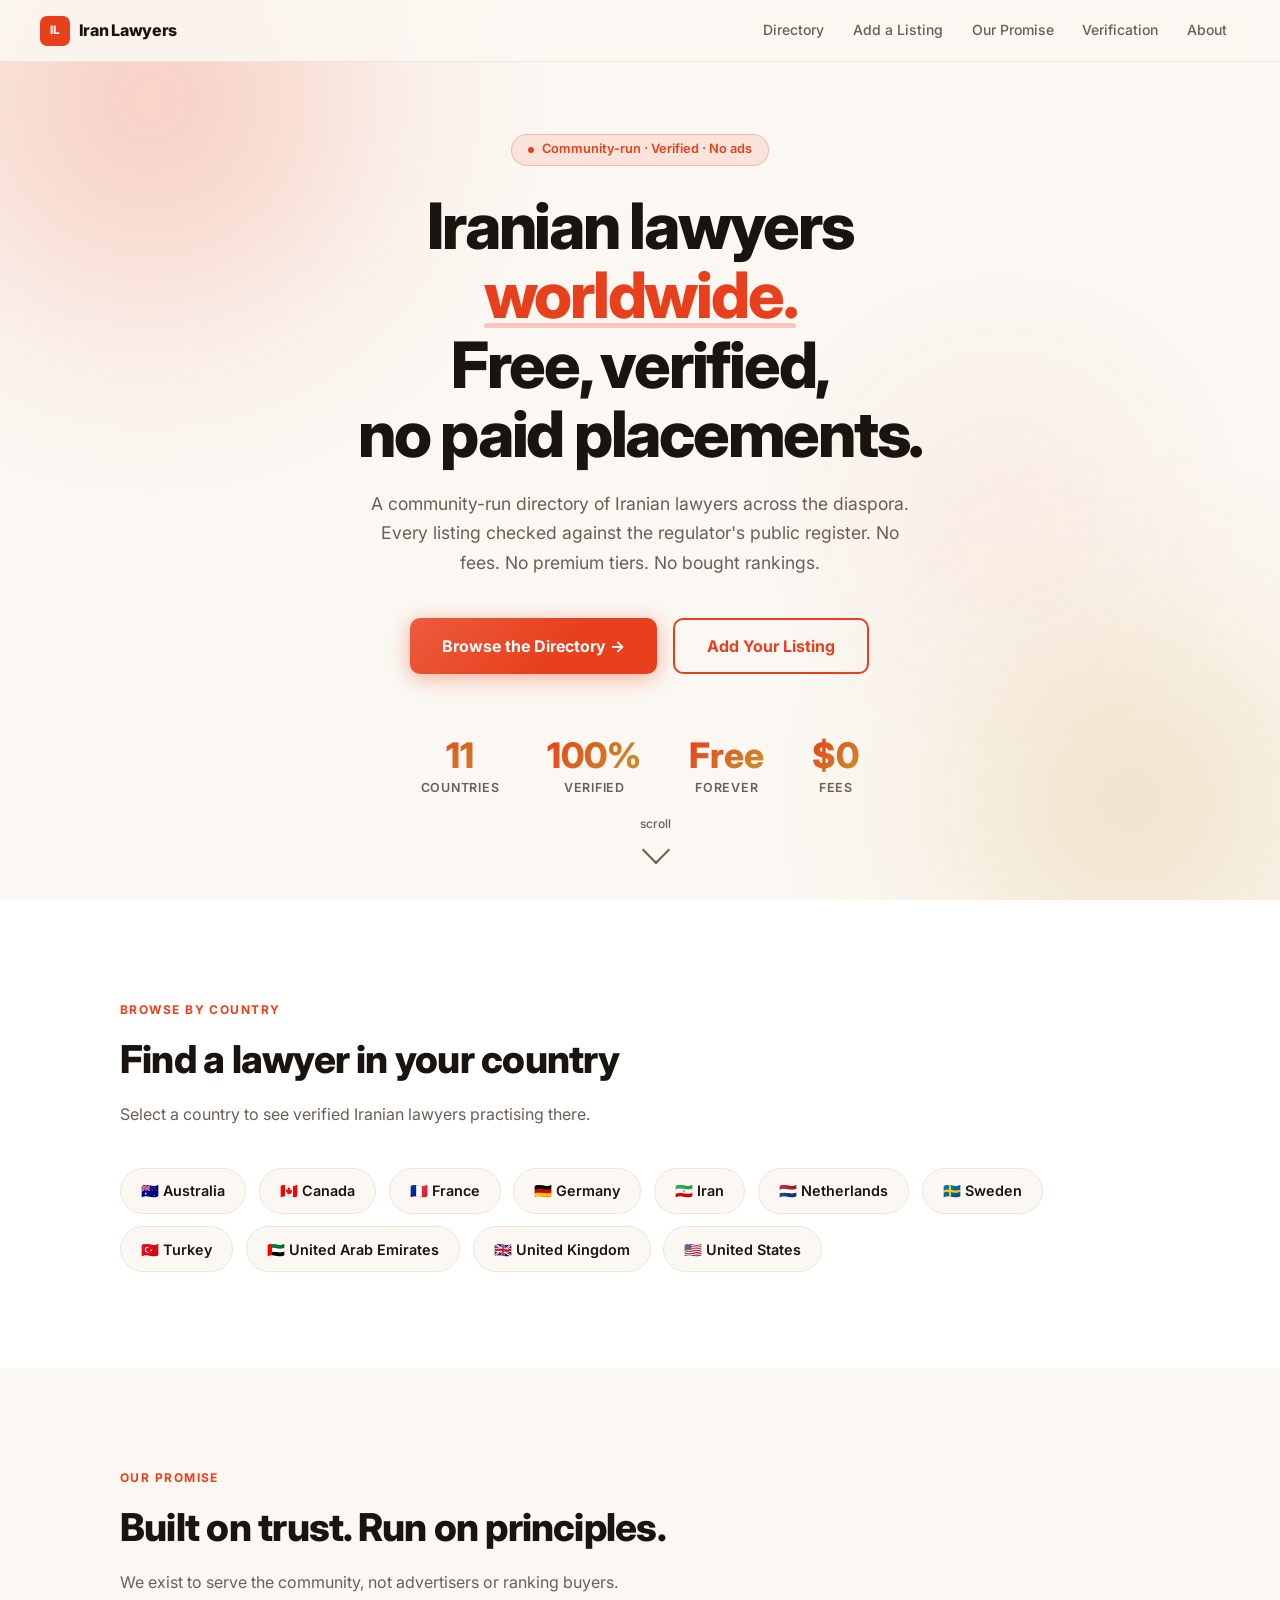
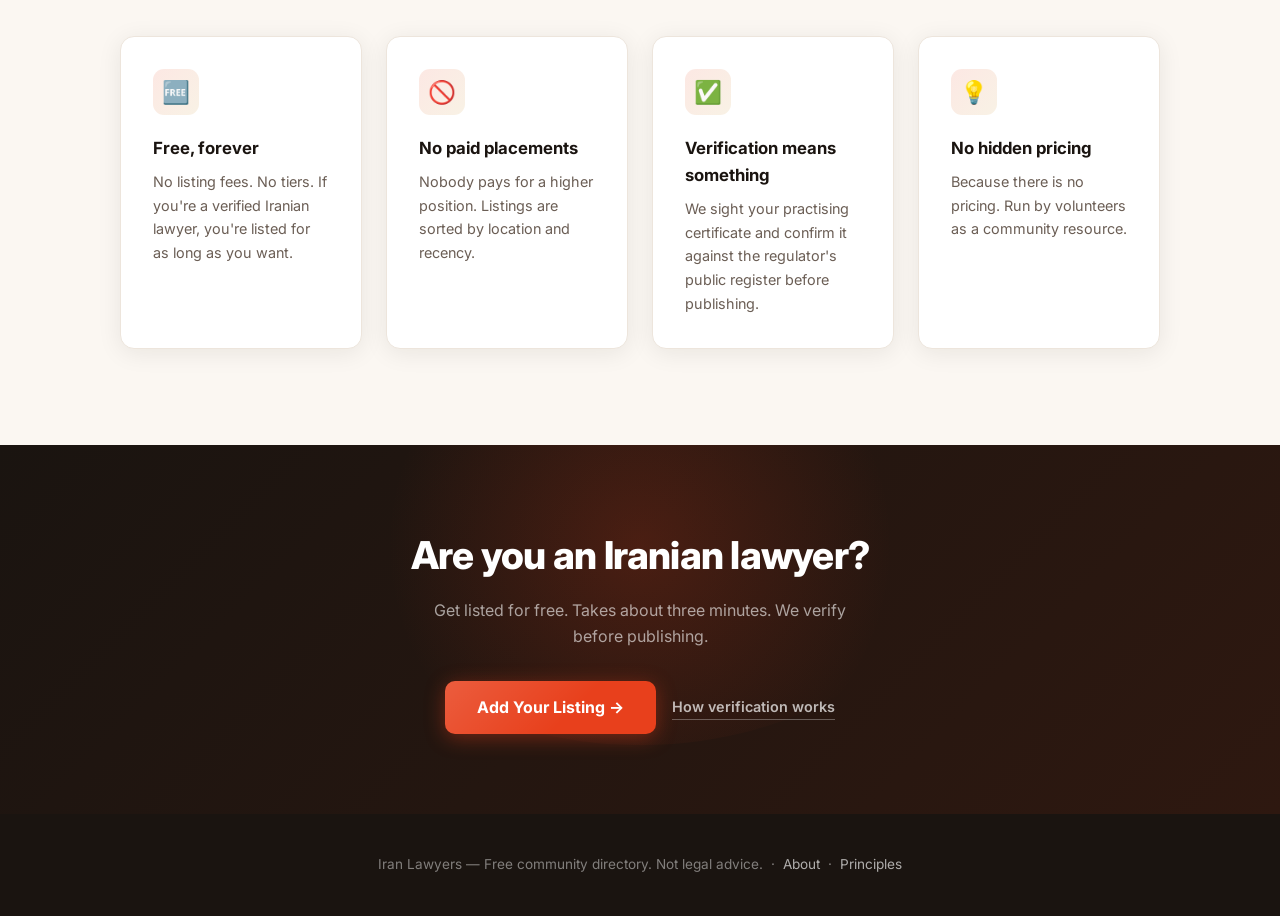
<file: index.html>
<!DOCTYPE html>
<html lang="en">
<head>
  <meta charset="UTF-8"/>
  <meta name="viewport" content="width=device-width, initial-scale=1.0"/>
  <title>Iran Lawyers — Free directory of Iranian lawyers worldwide. No paid placements.</title>
  <meta name="description" content="A community-run directory of Iranian lawyers across the diaspora. Verified against public registers. No fees, no tiers, no bought rankings."/>
  <link rel="preconnect" href="https://fonts.googleapis.com"/>
  <link href="https://fonts.googleapis.com/css2?family=Inter:wght@400;500;600;700;800&display=swap" rel="stylesheet"/>
  <link rel="stylesheet" href="style.css"/>
  <style>
    .hero {
      min-height: 100vh; display: flex; align-items: center; justify-content: center;
      text-align: center; padding: 8rem 2rem 6rem; position: relative; overflow: hidden;
    }
    .hero-orb { position:absolute;border-radius:50%;filter:blur(90px);opacity:.3;animation:drift 12s ease-in-out infinite alternate;pointer-events:none; }
    .orb1 { width:600px;height:600px;background:radial-gradient(circle,#E8401C,transparent 70%);top:-200px;left:-150px; }
    .orb2 { width:500px;height:500px;background:radial-gradient(circle,#C9932A,transparent 70%);bottom:-150px;right:-100px;animation-direction:alternate-reverse;animation-duration:15s; }
    .orb3 { width:300px;height:300px;background:radial-gradient(circle,#E8401C,transparent 70%);top:40%;right:10%;opacity:.15;animation-duration:10s; }
    .particles { position:absolute;inset:0;pointer-events:none; }
    .particle { position:absolute;border-radius:50%;background:var(--flame);opacity:0;animation:float-up linear infinite; }
    .hero-content { position:relative;z-index:1;max-width:740px; }
    .hero-badge {
      display:inline-flex;align-items:center;gap:.45rem;
      background:rgba(232,64,28,.1);border:1px solid rgba(232,64,28,.25);
      color:var(--flame);font-size:.8rem;font-weight:600;
      padding:.3rem 1rem;border-radius:20px;margin-bottom:1.6rem;
      animation:fade-down .8s ease both;
    }
    .badge-dot { width:6px;height:6px;border-radius:50%;background:var(--flame);animation:blink 1.5s ease-in-out infinite; }
    h1 { font-size:clamp(2.4rem,5.5vw,4rem);font-weight:800;line-height:1.08;letter-spacing:-.035em;color:var(--ink);animation:fade-up .9s .15s ease both; }
    h1 .accent { color:var(--flame);position:relative;display:inline-block; }
    h1 .accent::after { content:'';position:absolute;bottom:2px;left:0;right:0;height:5px;background:var(--flame);border-radius:3px;opacity:.25; }
    .hero-sub { margin:1.3rem auto 2.5rem;max-width:560px;font-size:1.1rem;color:var(--muted);line-height:1.7;animation:fade-up .9s .3s ease both; }
    .hero-cta { display:flex;gap:1rem;justify-content:center;flex-wrap:wrap;animation:fade-up .9s .45s ease both; }
    .hero-stats { display:flex;gap:3rem;justify-content:center;flex-wrap:wrap;margin-top:4rem;animation:fade-up .9s .6s ease both; }
    .stat { text-align:center; }
    .stat-num { font-size:2.2rem;font-weight:800;line-height:1;background:linear-gradient(135deg,var(--flame),var(--gold));-webkit-background-clip:text;-webkit-text-fill-color:transparent; }
    .stat-lbl { font-size:.78rem;color:var(--muted);margin-top:.3rem;font-weight:600;text-transform:uppercase;letter-spacing:.06em; }
    .scroll-hint { position:absolute;bottom:2.5rem;left:50%;transform:translateX(-50%);display:flex;flex-direction:column;align-items:center;gap:.4rem;color:var(--muted);font-size:.75rem;font-weight:500;animation:fade-up .9s .9s ease both; }
    .scroll-hint .arr { width:20px;height:20px;border-right:2px solid var(--muted);border-bottom:2px solid var(--muted);transform:rotate(45deg);animation:bounce-arrow 1.6s ease-in-out infinite; }
    #countries { padding:6rem 2rem;background:#fff; }
    .countries-grid { display:flex;flex-wrap:wrap;gap:.8rem;margin-top:2.5rem; }
    .country-pill { display:inline-flex;align-items:center;gap:.5rem;padding:.65rem 1.25rem;background:var(--cream);border:1.5px solid var(--border);border-radius:40px;font-size:.9rem;font-weight:600;color:var(--ink);text-decoration:none;transition:all .25s cubic-bezier(.34,1.56,.64,1);position:relative;overflow:hidden; }
    .country-pill::before { content:'';position:absolute;inset:0;background:linear-gradient(135deg,var(--flame),var(--gold));opacity:0;transition:opacity .25s; }
    .country-pill span { position:relative;z-index:1;transition:color .25s; }
    .country-pill:hover { transform:translateY(-3px) scale(1.05);border-color:var(--flame);box-shadow:0 6px 20px rgba(232,64,28,.22); }
    .country-pill:hover::before { opacity:1; }
    .country-pill:hover span { color:#fff; }
    #promise { padding:6rem 2rem;background:var(--cream); }
    .promise-grid { display:grid;grid-template-columns:repeat(auto-fit,minmax(240px,1fr));gap:1.5rem;margin-top:2.5rem; }
    .cta-strip { padding:5rem 2rem;text-align:center;background:linear-gradient(135deg,var(--ink) 0%,#2E1810 100%);position:relative;overflow:hidden; }
    .cta-strip::before { content:'';position:absolute;top:-100px;left:50%;transform:translateX(-50%);width:600px;height:400px;border-radius:50%;background:radial-gradient(circle,rgba(232,64,28,.2),transparent 70%); }
    .cta-strip h2 { font-size:clamp(1.6rem,3vw,2.4rem);font-weight:800;color:#fff;letter-spacing:-.02em;position:relative;z-index:1; }
    .cta-strip p { color:rgba(255,255,255,.6);margin:.75rem auto 2rem;max-width:460px;position:relative;z-index:1; }
    .cta-strip .hero-cta { position:relative;z-index:1; }
    .cta-link { color:rgba(255,255,255,.7);font-size:.9rem;font-weight:600;text-decoration:none;align-self:center;border-bottom:1px solid rgba(255,255,255,.3);padding-bottom:1px; }
  </style>
</head>
<body>
  <nav id="nav">
    <a class="nav-logo" href="/"><span class="logo-icon">IL</span>Iran Lawyers</a>
    <ul>
      <li><a href="directory.html">Directory</a></li>
      <li><a href="submit.html">Add a Listing</a></li>
      <li><a href="principles.html">Our Promise</a></li>
      <li><a href="verify.html">Verification</a></li>
      <li><a href="about.html">About</a></li>
    </ul>
  </nav>

  <section class="hero">
    <div class="hero-orb orb1"></div>
    <div class="hero-orb orb2"></div>
    <div class="hero-orb orb3"></div>
    <div class="particles" id="particles"></div>
    <div class="hero-content">
      <div class="hero-badge"><span class="badge-dot"></span> Community-run &middot; Verified &middot; No ads</div>
      <h1>Iranian lawyers<br><span class="accent">worldwide.</span><br>Free, verified,<br>no paid placements.</h1>
      <p class="hero-sub">A community-run directory of Iranian lawyers across the diaspora. Every listing checked against the regulator's public register. No fees. No premium tiers. No bought rankings.</p>
      <div class="hero-cta">
        <a href="directory.html" class="btn-primary">Browse the Directory &rarr;</a>
        <a href="submit.html" class="btn-outline">Add Your Listing</a>
      </div>
      <div class="hero-stats">
        <div class="stat"><div class="stat-num">11</div><div class="stat-lbl">Countries</div></div>
        <div class="stat"><div class="stat-num">100%</div><div class="stat-lbl">Verified</div></div>
        <div class="stat"><div class="stat-num">Free</div><div class="stat-lbl">Forever</div></div>
        <div class="stat"><div class="stat-num">$0</div><div class="stat-lbl">Fees</div></div>
      </div>
    </div>
    <div class="scroll-hint"><span>scroll</span><div class="arr"></div></div>
  </section>

  <section id="countries">
    <div class="container">
      <div class="reveal">
        <span class="section-label">Browse by country</span>
        <h2 class="section-title">Find a lawyer in your country</h2>
        <p class="section-sub">Select a country to see verified Iranian lawyers practising there.</p>
      </div>
      <div class="countries-grid reveal">
        <a class="country-pill" href="directory.html?country=Australia"><span>&#127462;&#127482; Australia</span></a>
        <a class="country-pill" href="directory.html?country=Canada"><span>&#127464;&#127462; Canada</span></a>
        <a class="country-pill" href="directory.html?country=France"><span>&#127467;&#127479; France</span></a>
        <a class="country-pill" href="directory.html?country=Germany"><span>&#127465;&#127466; Germany</span></a>
        <a class="country-pill" href="directory.html?country=Iran"><span>&#127470;&#127479; Iran</span></a>
        <a class="country-pill" href="directory.html?country=Netherlands"><span>&#127475;&#127473; Netherlands</span></a>
        <a class="country-pill" href="directory.html?country=Sweden"><span>&#127480;&#127466; Sweden</span></a>
        <a class="country-pill" href="directory.html?country=Turkey"><span>&#127481;&#127479; Turkey</span></a>
        <a class="country-pill" href="directory.html?country=United+Arab+Emirates"><span>&#127462;&#127466; United Arab Emirates</span></a>
        <a class="country-pill" href="directory.html?country=United+Kingdom"><span>&#127468;&#127463; United Kingdom</span></a>
        <a class="country-pill" href="directory.html?country=United+States"><span>&#127482;&#127480; United States</span></a>
      </div>
    </div>
  </section>

  <section id="promise">
    <div class="container">
      <div class="reveal">
        <span class="section-label">Our promise</span>
        <h2 class="section-title">Built on trust. Run on principles.</h2>
        <p class="section-sub">We exist to serve the community, not advertisers or ranking buyers.</p>
      </div>
      <div class="promise-grid">
        <div class="card reveal"><div class="card-icon">&#x1F193;</div><h3>Free, forever</h3><p>No listing fees. No tiers. If you're a verified Iranian lawyer, you're listed for as long as you want.</p></div>
        <div class="card reveal"><div class="card-icon">&#x1F6AB;</div><h3>No paid placements</h3><p>Nobody pays for a higher position. Listings are sorted by location and recency.</p></div>
        <div class="card reveal"><div class="card-icon">&#x2705;</div><h3>Verification means something</h3><p>We sight your practising certificate and confirm it against the regulator's public register before publishing.</p></div>
        <div class="card reveal"><div class="card-icon">&#x1F4A1;</div><h3>No hidden pricing</h3><p>Because there is no pricing. Run by volunteers as a community resource.</p></div>
      </div>
    </div>
  </section>

  <section class="cta-strip reveal">
    <h2>Are you an Iranian lawyer?</h2>
    <p>Get listed for free. Takes about three minutes. We verify before publishing.</p>
    <div class="hero-cta">
      <a href="submit.html" class="btn-primary">Add Your Listing &rarr;</a>
      <a href="verify.html" class="cta-link">How verification works</a>
    </div>
  </section>

  <footer>
    Iran Lawyers &mdash; Free community directory. Not legal advice. &nbsp;&middot;&nbsp;
    <a href="about.html">About</a> &nbsp;&middot;&nbsp; <a href="principles.html">Principles</a>
  </footer>

  <script src="main.js"></script>
</body>
</html>
</file>
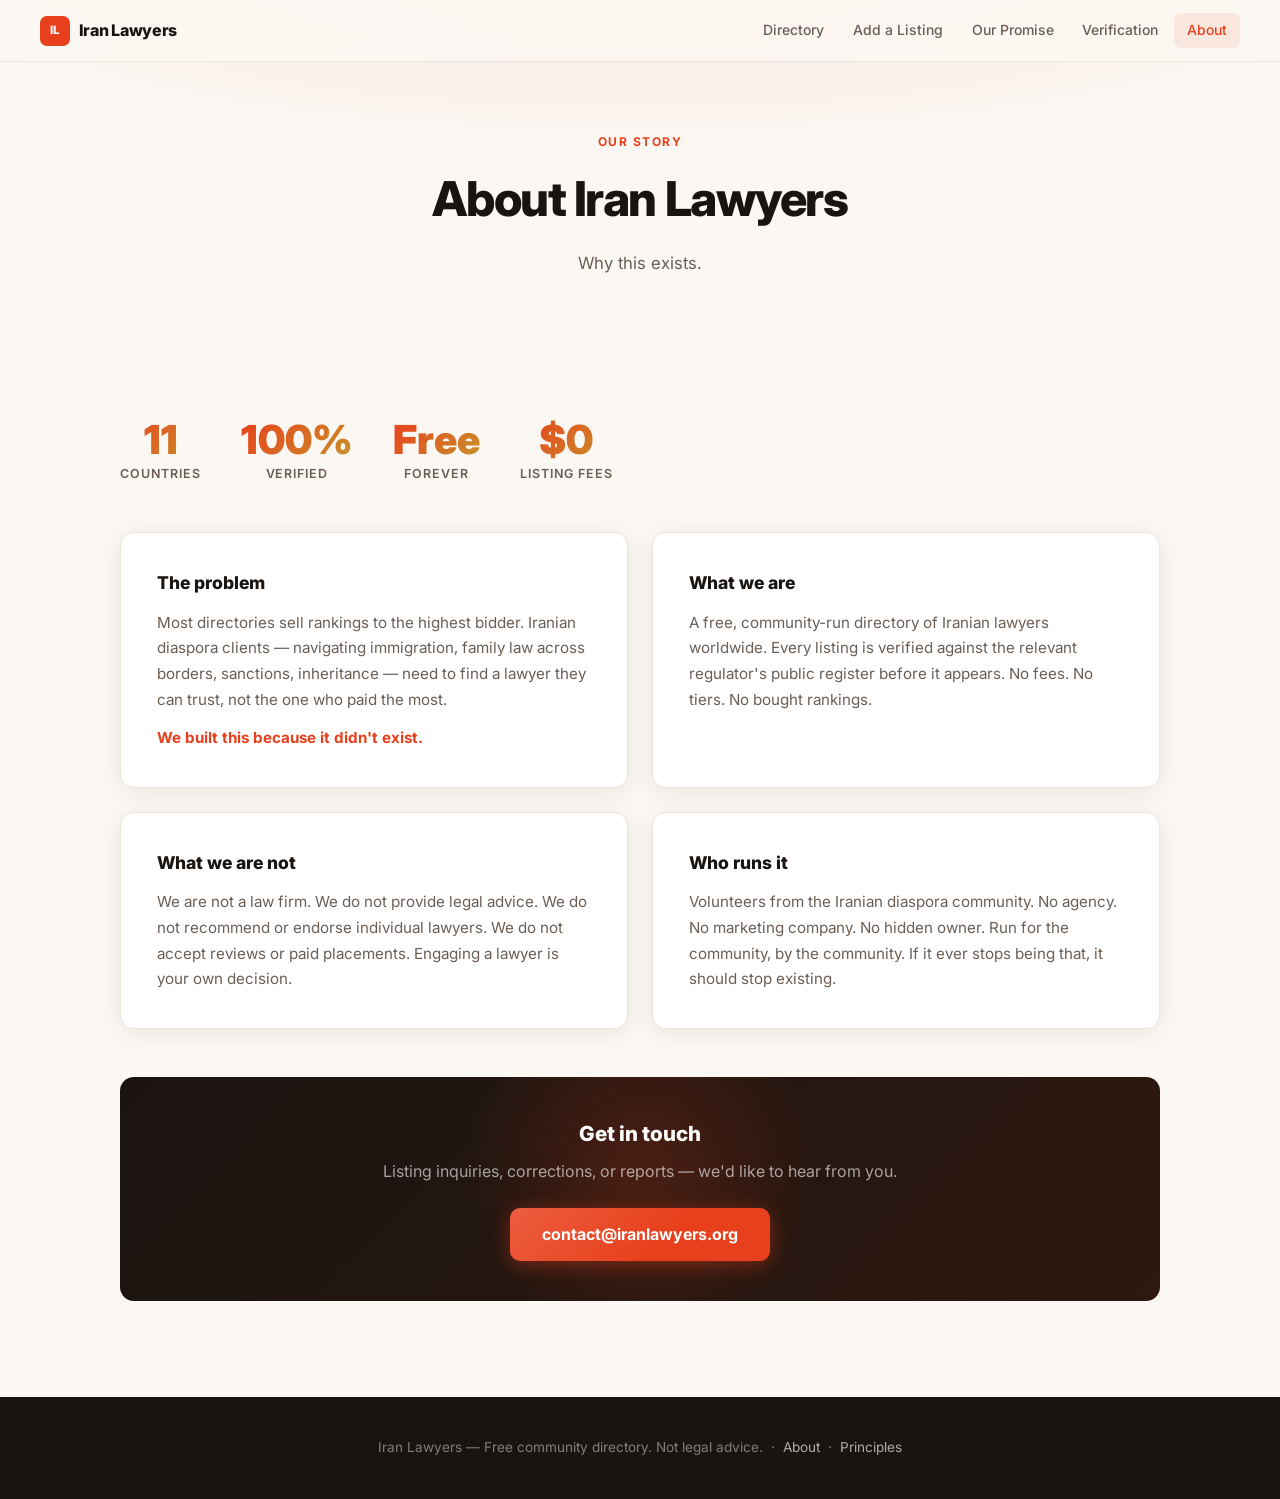
<file: about.html>
<!DOCTYPE html>
<html lang="en">
<head>
  <meta charset="UTF-8"/>
  <meta name="viewport" content="width=device-width, initial-scale=1.0"/>
  <title>About &mdash; Iran Lawyers</title>
  <meta name="description" content="About Iran Lawyers. Why this exists. Built because it didn't exist."/>
  <link rel="preconnect" href="https://fonts.googleapis.com"/>
  <link href="https://fonts.googleapis.com/css2?family=Inter:wght@400;500;600;700;800&display=swap" rel="stylesheet"/>
  <link rel="stylesheet" href="style.css"/>
  <style>
    .about-grid {
      display: grid; grid-template-columns: 1fr 1fr; gap: 1.5rem; margin-top: 3rem;
    }
    @media(max-width:700px){.about-grid{grid-template-columns:1fr;}}
    .about-card {
      background: #fff; border: 1px solid var(--border); border-radius: var(--radius);
      padding: 2.25rem; box-shadow: var(--shadow);
      transition: transform .3s, box-shadow .3s; position: relative; overflow: hidden;
    }
    .about-card::before {
      content:'';position:absolute;top:0;left:0;right:0;height:3px;
      background:linear-gradient(90deg,var(--flame),var(--gold));
      transform:scaleX(0);transform-origin:left;transition:transform .4s ease;
    }
    .about-card:hover { transform:translateY(-5px);box-shadow:var(--shadow-lg); }
    .about-card:hover::before { transform:scaleX(1); }
    .about-card h3 { font-size:1.1rem;font-weight:800;color:var(--ink);margin-bottom:.75rem; }
    .about-card p { font-size:.95rem;color:var(--muted);line-height:1.7; }
    .about-card.full { grid-column:1/-1; }
    .contact-strip {
      background: linear-gradient(135deg, var(--ink), #2E1810);
      border-radius: var(--radius); padding: 2.5rem;
      text-align: center; margin-top: 3rem; position: relative; overflow: hidden;
    }
    .contact-strip::before {
      content:'';position:absolute;top:-60px;left:50%;transform:translateX(-50%);
      width:400px;height:300px;border-radius:50%;
      background:radial-gradient(circle,rgba(232,64,28,.2),transparent 70%);
    }
    .contact-strip h3 { font-size:1.3rem;font-weight:800;color:#fff;margin-bottom:.5rem;position:relative;z-index:1; }
    .contact-strip p { color:rgba(255,255,255,.6);margin-bottom:1.5rem;position:relative;z-index:1; }
    .contact-strip a.btn-primary { position:relative;z-index:1; }
    .stat-row { display:flex;gap:2.5rem;flex-wrap:wrap;margin-top:2rem;margin-bottom:3rem; }
    .stat-item { text-align:center; }
    .stat-item .num { font-size:2.5rem;font-weight:900;background:linear-gradient(135deg,var(--flame),var(--gold));-webkit-background-clip:text;-webkit-text-fill-color:transparent;line-height:1; }
    .stat-item .lbl { font-size:.78rem;font-weight:600;text-transform:uppercase;letter-spacing:.08em;color:var(--muted);margin-top:.25rem; }
  </style>
</head>
<body>
  <nav id="nav">
    <a class="nav-logo" href="index.html"><span class="logo-icon">IL</span>Iran Lawyers</a>
    <ul>
      <li><a href="directory.html">Directory</a></li>
      <li><a href="submit.html">Add a Listing</a></li>
      <li><a href="principles.html">Our Promise</a></li>
      <li><a href="verify.html">Verification</a></li>
      <li><a href="about.html" class="active">About</a></li>
    </ul>
  </nav>

  <div class="page-header">
    <span class="page-header-label">Our story</span>
    <h1>About Iran Lawyers</h1>
    <p>Why this exists.</p>
  </div>

  <section class="content">
    <div class="container">

      <div class="stat-row reveal">
        <div class="stat-item"><div class="num">11</div><div class="lbl">Countries</div></div>
        <div class="stat-item"><div class="num">100%</div><div class="lbl">Verified</div></div>
        <div class="stat-item"><div class="num">Free</div><div class="lbl">Forever</div></div>
        <div class="stat-item"><div class="num">$0</div><div class="lbl">Listing fees</div></div>
      </div>

      <div class="about-grid">
        <div class="about-card reveal">
          <h3>The problem</h3>
          <p>Most directories sell rankings to the highest bidder. Iranian diaspora clients &mdash; navigating immigration, family law across borders, sanctions, inheritance &mdash; need to find a lawyer they can trust, not the one who paid the most.</p>
          <p style="margin-top:.75rem;font-weight:700;color:var(--flame);">We built this because it didn't exist.</p>
        </div>
        <div class="about-card reveal">
          <h3>What we are</h3>
          <p>A free, community-run directory of Iranian lawyers worldwide. Every listing is verified against the relevant regulator's public register before it appears. No fees. No tiers. No bought rankings.</p>
        </div>
        <div class="about-card reveal">
          <h3>What we are not</h3>
          <p>We are not a law firm. We do not provide legal advice. We do not recommend or endorse individual lawyers. We do not accept reviews or paid placements. Engaging a lawyer is your own decision.</p>
        </div>
        <div class="about-card reveal">
          <h3>Who runs it</h3>
          <p>Volunteers from the Iranian diaspora community. No agency. No marketing company. No hidden owner. Run for the community, by the community. If it ever stops being that, it should stop existing.</p>
        </div>
      </div>

      <div class="contact-strip reveal">
        <h3>Get in touch</h3>
        <p>Listing inquiries, corrections, or reports &mdash; we'd like to hear from you.</p>
        <a href="mailto:contact@iranlawyers.org" class="btn-primary">contact@iranlawyers.org</a>
      </div>

    </div>
  </section>

  <footer>Iran Lawyers &mdash; Free community directory. Not legal advice. &nbsp;&middot;&nbsp; <a href="about.html">About</a> &nbsp;&middot;&nbsp; <a href="principles.html">Principles</a></footer>
  <script src="main.js"></script>
</body>
</html>
</file>
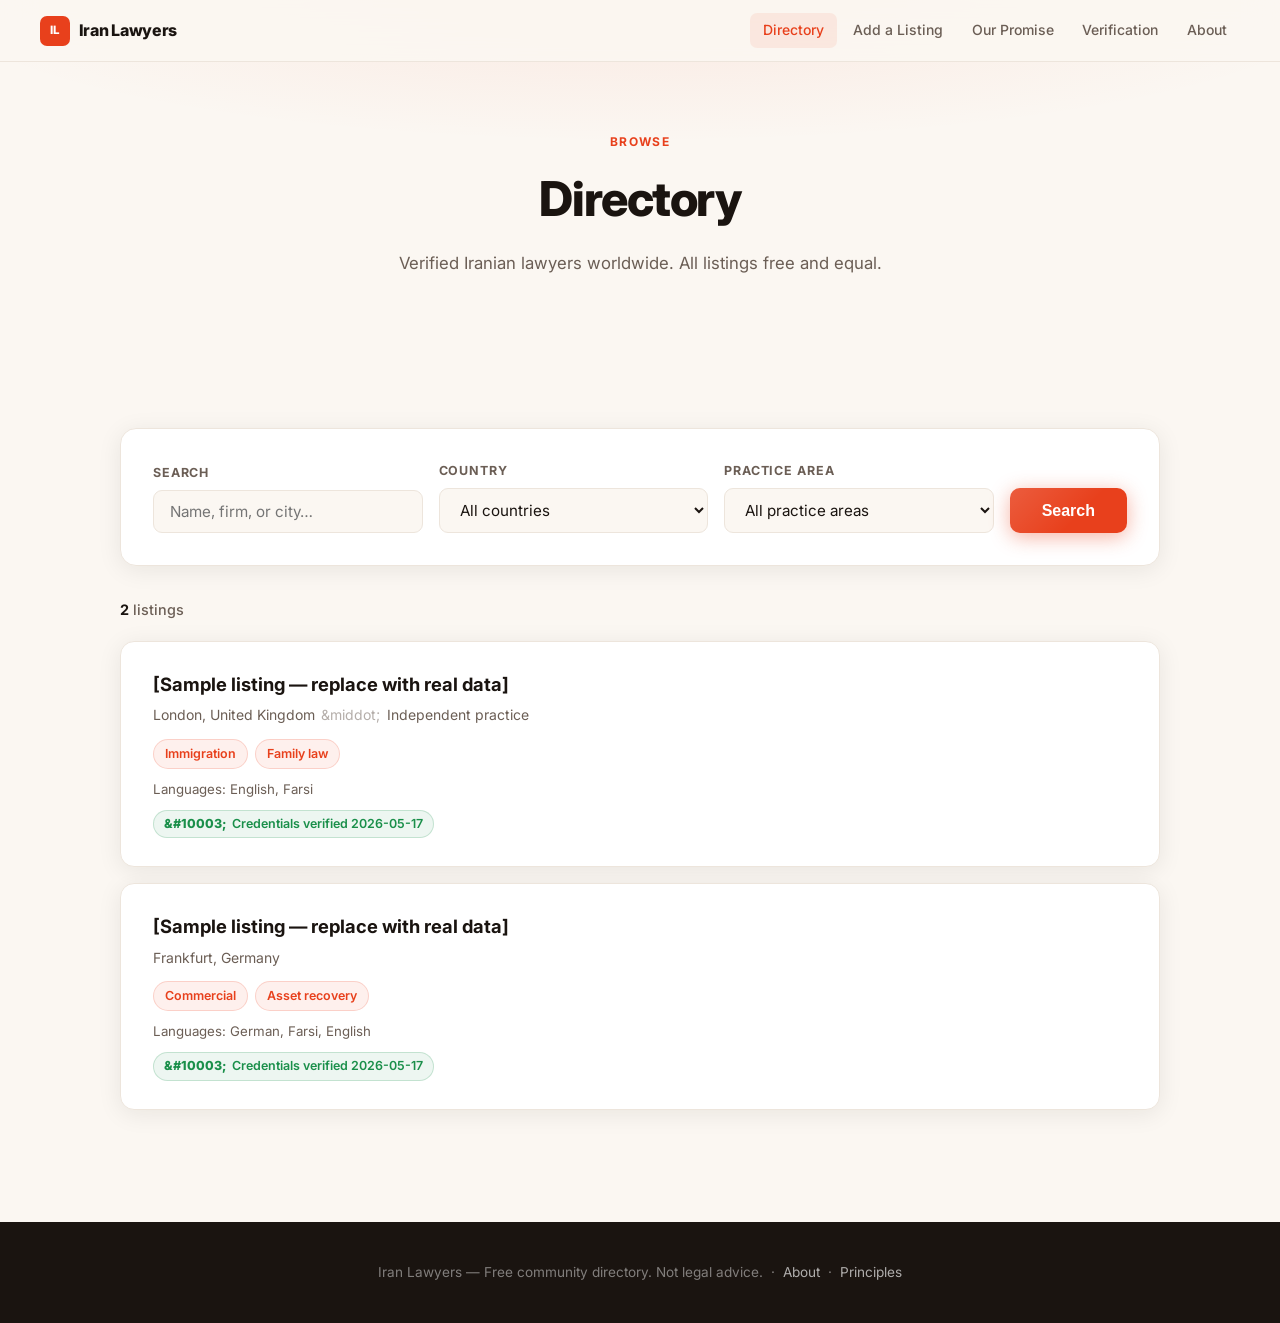
<file: directory.html>
<!DOCTYPE html>
<html lang="en">
<head>
  <meta charset="UTF-8"/>
  <meta name="viewport" content="width=device-width, initial-scale=1.0"/>
  <title>Directory &mdash; Iran Lawyers</title>
  <meta name="description" content="Browse verified Iranian lawyers worldwide. Filter by country and practice area."/>
  <link rel="preconnect" href="https://fonts.googleapis.com"/>
  <link href="https://fonts.googleapis.com/css2?family=Inter:wght@400;500;600;700;800&display=swap" rel="stylesheet"/>
  <link rel="stylesheet" href="style.css"/>
  <style>
    .search-bar {
      background:#fff;border:1px solid var(--border);border-radius:16px;
      padding:2rem;box-shadow:var(--shadow);
      display:flex;gap:1rem;flex-wrap:wrap;align-items:flex-end;
      margin-top:2.5rem;animation:fade-up .7s .2s ease both;
    }
    .search-bar .fg { flex:1;min-width:200px; }
    .search-bar .fg label { display:block;font-size:.78rem;font-weight:700;color:var(--muted);margin-bottom:.4rem;text-transform:uppercase;letter-spacing:.07em; }
    .search-bar input, .search-bar select {
      width:100%;padding:.7rem 1rem;background:var(--cream);
      border:1.5px solid var(--border);border-radius:9px;font-size:.95rem;
      color:var(--ink);font-family:inherit;transition:border-color .2s,box-shadow .2s;outline:none;
    }
    .search-bar input:focus, .search-bar select:focus { border-color:var(--flame);box-shadow:0 0 0 3px rgba(232,64,28,.1); }
    .results-meta { display:flex;align-items:center;justify-content:space-between;margin:2rem 0 1.25rem;flex-wrap:wrap;gap:.5rem; }
    .results-meta .count { font-size:.9rem;color:var(--muted);font-weight:500; }
    .results-meta .count strong { color:var(--ink); }
    .listing-card {
      background:#fff;border:1px solid var(--border);border-radius:var(--radius);
      padding:1.75rem 2rem;box-shadow:var(--shadow);
      transition:transform .25s,box-shadow .25s;
      position:relative;overflow:hidden;margin-bottom:1rem;
    }
    .listing-card::before {
      content:'';position:absolute;left:0;top:0;bottom:0;width:4px;
      background:linear-gradient(180deg,var(--flame),var(--gold));
      transform:scaleY(0);transform-origin:top;transition:transform .35s ease;
    }
    .listing-card:hover { transform:translateX(4px);box-shadow:var(--shadow-lg); }
    .listing-card:hover::before { transform:scaleY(1); }
    .listing-name { font-size:1.15rem;font-weight:700;color:var(--ink);margin-bottom:.3rem; }
    .listing-meta { font-size:.875rem;color:var(--muted);margin-bottom:.75rem; }
    .listing-meta span+span::before { content:'&middot;';margin:0 .4rem;opacity:.5; }
    .tags { display:flex;flex-wrap:wrap;gap:.4rem;margin-bottom:.65rem; }
    .tag { font-size:.78rem;font-weight:600;padding:.25rem .7rem;border-radius:20px;background:rgba(232,64,28,.08);color:var(--flame);border:1px solid rgba(232,64,28,.18); }
    .listing-langs { font-size:.83rem;color:var(--muted); }
    .verified-badge { display:inline-flex;align-items:center;gap:.35rem;font-size:.78rem;font-weight:600;color:#1a8f4a;background:rgba(26,143,74,.08);padding:.2rem .65rem;border-radius:20px;border:1px solid rgba(26,143,74,.2);margin-top:.6rem; }
    .verified-badge::before { content:'&#10003;';font-weight:800; }
    .empty-state { text-align:center;padding:5rem 2rem;color:var(--muted); }
    .empty-state .icon { font-size:3rem;margin-bottom:1rem;opacity:.5; }
  </style>
</head>
<body>
  <nav id="nav">
    <a class="nav-logo" href="index.html"><span class="logo-icon">IL</span>Iran Lawyers</a>
    <ul>
      <li><a href="directory.html" class="active">Directory</a></li>
      <li><a href="submit.html">Add a Listing</a></li>
      <li><a href="principles.html">Our Promise</a></li>
      <li><a href="verify.html">Verification</a></li>
      <li><a href="about.html">About</a></li>
    </ul>
  </nav>

  <div class="page-header">
    <span class="page-header-label">Browse</span>
    <h1>Directory</h1>
    <p>Verified Iranian lawyers worldwide. All listings free and equal.</p>
  </div>

  <section class="content">
    <div class="container">
      <div class="search-bar">
        <div class="fg">
          <label>Search</label>
          <input type="text" id="q" placeholder="Name, firm, or city&hellip;"/>
        </div>
        <div class="fg">
          <label>Country</label>
          <select id="country">
            <option value="">All countries</option>
            <option>Australia</option><option>Canada</option><option>France</option>
            <option>Germany</option><option>Iran</option><option>Netherlands</option>
            <option>Sweden</option><option>Turkey</option>
            <option>United Arab Emirates</option><option>United Kingdom</option>
            <option>United States</option>
          </select>
        </div>
        <div class="fg">
          <label>Practice area</label>
          <select id="area">
            <option value="">All practice areas</option>
            <option>Family law</option><option>Immigration</option><option>Commercial</option>
            <option>Criminal</option><option>Property</option><option>Sanctions / OFAC</option>
            <option>Asset recovery</option><option>Inheritance / estates</option>
          </select>
        </div>
        <button class="btn-primary" onclick="filterListings()">Search</button>
      </div>

      <div class="results-meta">
        <span class="count" id="count"><strong>2</strong> listings</span>
      </div>

      <div id="listings">
        <div class="listing-card reveal" data-country="United Kingdom" data-areas="Immigration,Family law">
          <div class="listing-name">[Sample listing &mdash; replace with real data]</div>
          <div class="listing-meta"><span>London, United Kingdom</span><span>Independent practice</span></div>
          <div class="tags"><span class="tag">Immigration</span><span class="tag">Family law</span></div>
          <div class="listing-langs">Languages: English, Farsi</div>
          <div class="verified-badge">Credentials verified 2026-05-17</div>
        </div>
        <div class="listing-card reveal" data-country="Germany" data-areas="Commercial,Asset recovery">
          <div class="listing-name">[Sample listing &mdash; replace with real data]</div>
          <div class="listing-meta"><span>Frankfurt, Germany</span></div>
          <div class="tags"><span class="tag">Commercial</span><span class="tag">Asset recovery</span></div>
          <div class="listing-langs">Languages: German, Farsi, English</div>
          <div class="verified-badge">Credentials verified 2026-05-17</div>
        </div>
      </div>
    </div>
  </section>

  <footer>Iran Lawyers &mdash; Free community directory. Not legal advice. &nbsp;&middot;&nbsp; <a href="about.html">About</a> &nbsp;&middot;&nbsp; <a href="principles.html">Principles</a></footer>

  <script src="main.js"></script>
  <script>
    const params = new URLSearchParams(location.search);
    if (params.get('country')) {
      const sel = document.getElementById('country');
      [...sel.options].forEach(o => { if (o.value === params.get('country')) o.selected = true; });
      filterListings();
    }
    function filterListings() {
      const q = document.getElementById('q').value.toLowerCase();
      const country = document.getElementById('country').value;
      const area = document.getElementById('area').value;
      const cards = document.querySelectorAll('.listing-card');
      let visible = 0;
      cards.forEach(c => {
        const nameMatch = !q || c.querySelector('.listing-name').textContent.toLowerCase().includes(q) || c.querySelector('.listing-meta').textContent.toLowerCase().includes(q);
        const countryMatch = !country || c.dataset.country === country;
        const areaMatch = !area || c.dataset.areas.includes(area);
        const show = nameMatch && countryMatch && areaMatch;
        c.style.display = show ? '' : 'none';
        if (show) visible++;
      });
      document.getElementById('count').innerHTML = '<strong>' + visible + '</strong> listing' + (visible !== 1 ? 's' : '');
    }
  </script>
</body>
</html>
</file>
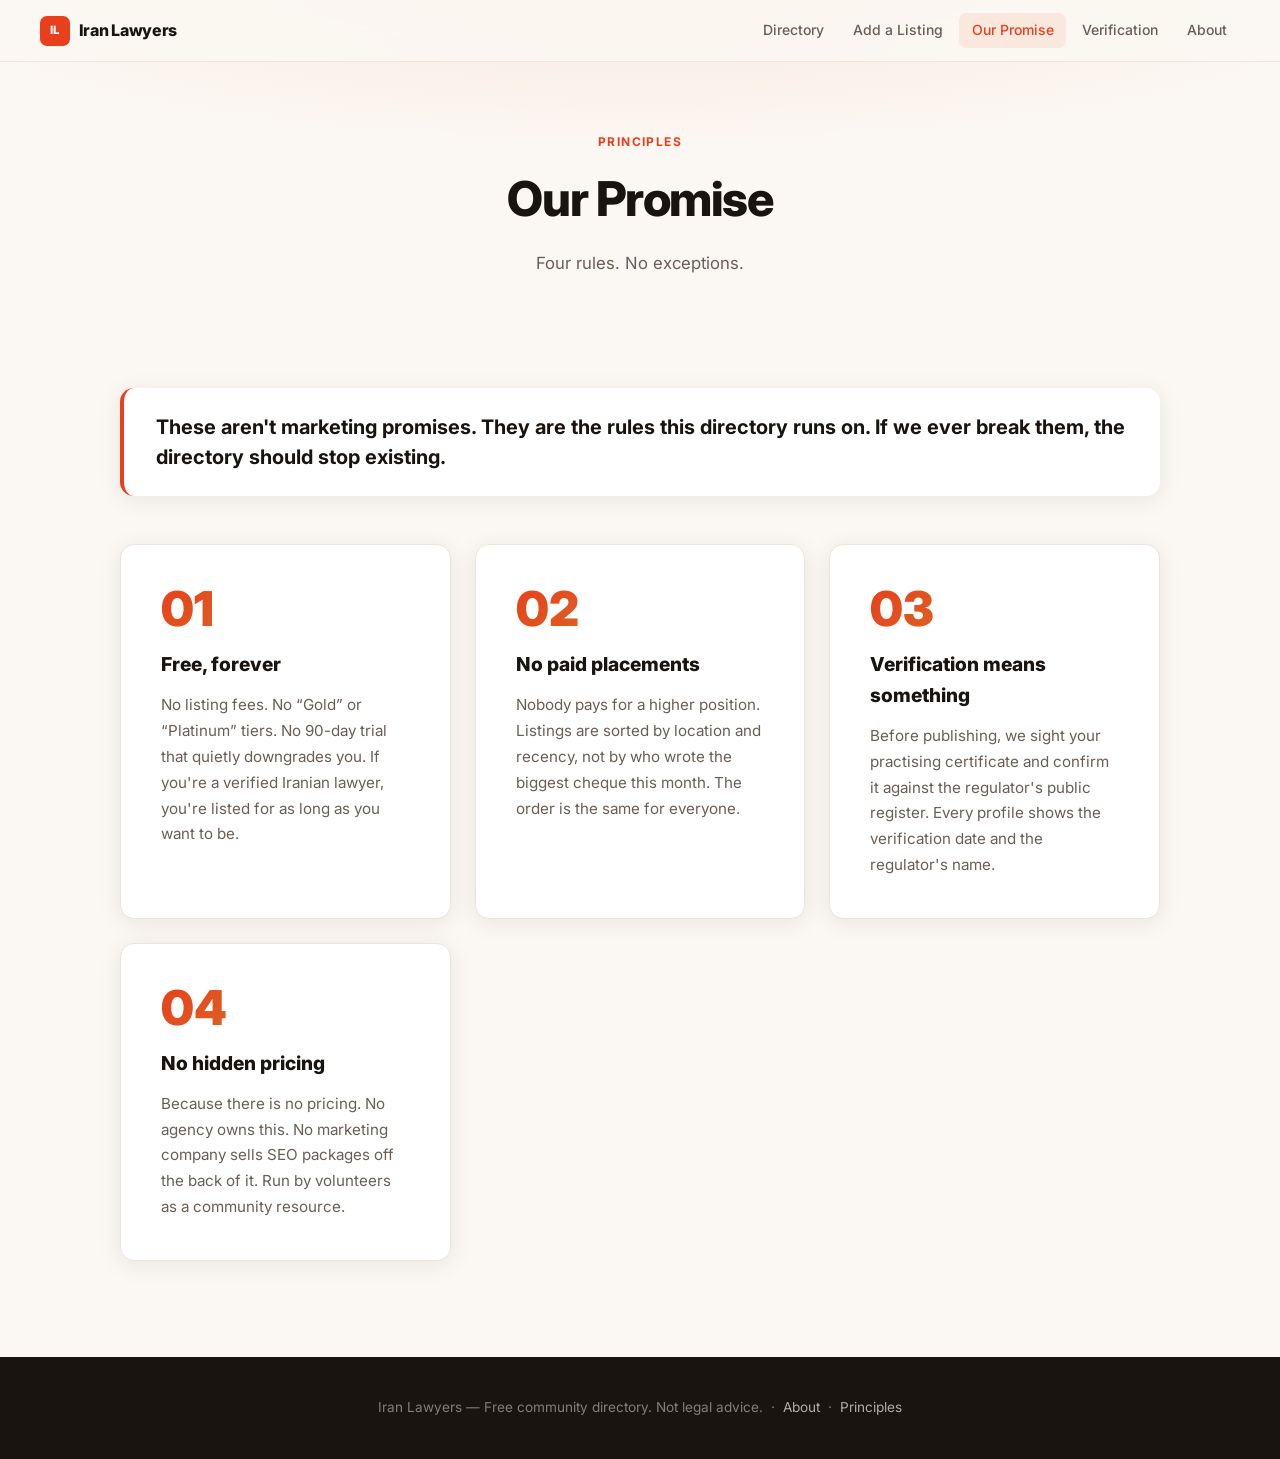
<file: principles.html>
<!DOCTYPE html>
<html lang="en">
<head>
  <meta charset="UTF-8"/>
  <meta name="viewport" content="width=device-width, initial-scale=1.0"/>
  <title>Our Promise &mdash; Iran Lawyers</title>
  <meta name="description" content="Four rules. No exceptions. Free, verified, no paid placements, no hidden pricing."/>
  <link rel="preconnect" href="https://fonts.googleapis.com"/>
  <link href="https://fonts.googleapis.com/css2?family=Inter:wght@400;500;600;700;800&display=swap" rel="stylesheet"/>
  <link rel="stylesheet" href="style.css"/>
  <style>
    .principles-grid {
      display: grid; grid-template-columns: repeat(auto-fit, minmax(280px, 1fr));
      gap: 1.5rem; margin-top: 3rem;
    }
    .principle-card {
      background: #fff; border: 1px solid var(--border); border-radius: var(--radius);
      padding: 2.5rem; box-shadow: var(--shadow);
      transition: transform .3s, box-shadow .3s; position: relative; overflow: hidden;
    }
    .principle-card::before {
      content: ''; position: absolute; top: 0; left: 0; right: 0; height: 4px;
      background: linear-gradient(90deg, var(--flame), var(--gold));
      transform: scaleX(0); transform-origin: left; transition: transform .4s ease;
    }
    .principle-card:hover { transform: translateY(-6px); box-shadow: var(--shadow-lg); }
    .principle-card:hover::before { transform: scaleX(1); }
    .principle-num {
      font-size: 3rem; font-weight: 900; line-height: 1;
      background: linear-gradient(135deg, var(--flame), var(--gold));
      -webkit-background-clip: text; -webkit-text-fill-color: transparent;
      margin-bottom: 1rem; display: block;
    }
    .principle-card h3 { font-size: 1.2rem; font-weight: 800; margin-bottom: .75rem; color: var(--ink); }
    .principle-card p { color: var(--muted); font-size: .95rem; line-height: 1.7; }
    .bold-intro {
      font-size: 1.25rem; font-weight: 700; color: var(--ink);
      margin-bottom: 3rem; line-height: 1.5;
      padding: 1.5rem 2rem; background: #fff; border-radius: var(--radius);
      border-left: 4px solid var(--flame); box-shadow: var(--shadow);
    }
  </style>
</head>
<body>
  <nav id="nav">
    <a class="nav-logo" href="index.html"><span class="logo-icon">IL</span>Iran Lawyers</a>
    <ul>
      <li><a href="directory.html">Directory</a></li>
      <li><a href="submit.html">Add a Listing</a></li>
      <li><a href="principles.html" class="active">Our Promise</a></li>
      <li><a href="verify.html">Verification</a></li>
      <li><a href="about.html">About</a></li>
    </ul>
  </nav>

  <div class="page-header">
    <span class="page-header-label">Principles</span>
    <h1>Our Promise</h1>
    <p>Four rules. No exceptions.</p>
  </div>

  <section class="content">
    <div class="container">
      <div class="bold-intro reveal">
        These aren't marketing promises. They are the rules this directory runs on. If we ever break them, the directory should stop existing.
      </div>

      <div class="principles-grid">
        <div class="principle-card reveal">
          <span class="principle-num">01</span>
          <h3>Free, forever</h3>
          <p>No listing fees. No &ldquo;Gold&rdquo; or &ldquo;Platinum&rdquo; tiers. No 90-day trial that quietly downgrades you. If you're a verified Iranian lawyer, you're listed for as long as you want to be.</p>
        </div>
        <div class="principle-card reveal">
          <span class="principle-num">02</span>
          <h3>No paid placements</h3>
          <p>Nobody pays for a higher position. Listings are sorted by location and recency, not by who wrote the biggest cheque this month. The order is the same for everyone.</p>
        </div>
        <div class="principle-card reveal">
          <span class="principle-num">03</span>
          <h3>Verification means something</h3>
          <p>Before publishing, we sight your practising certificate and confirm it against the regulator's public register. Every profile shows the verification date and the regulator's name.</p>
        </div>
        <div class="principle-card reveal">
          <span class="principle-num">04</span>
          <h3>No hidden pricing</h3>
          <p>Because there is no pricing. No agency owns this. No marketing company sells SEO packages off the back of it. Run by volunteers as a community resource.</p>
        </div>
      </div>
    </div>
  </section>

  <footer>Iran Lawyers &mdash; Free community directory. Not legal advice. &nbsp;&middot;&nbsp; <a href="about.html">About</a> &nbsp;&middot;&nbsp; <a href="principles.html">Principles</a></footer>
  <script src="main.js"></script>
</body>
</html>
</file>
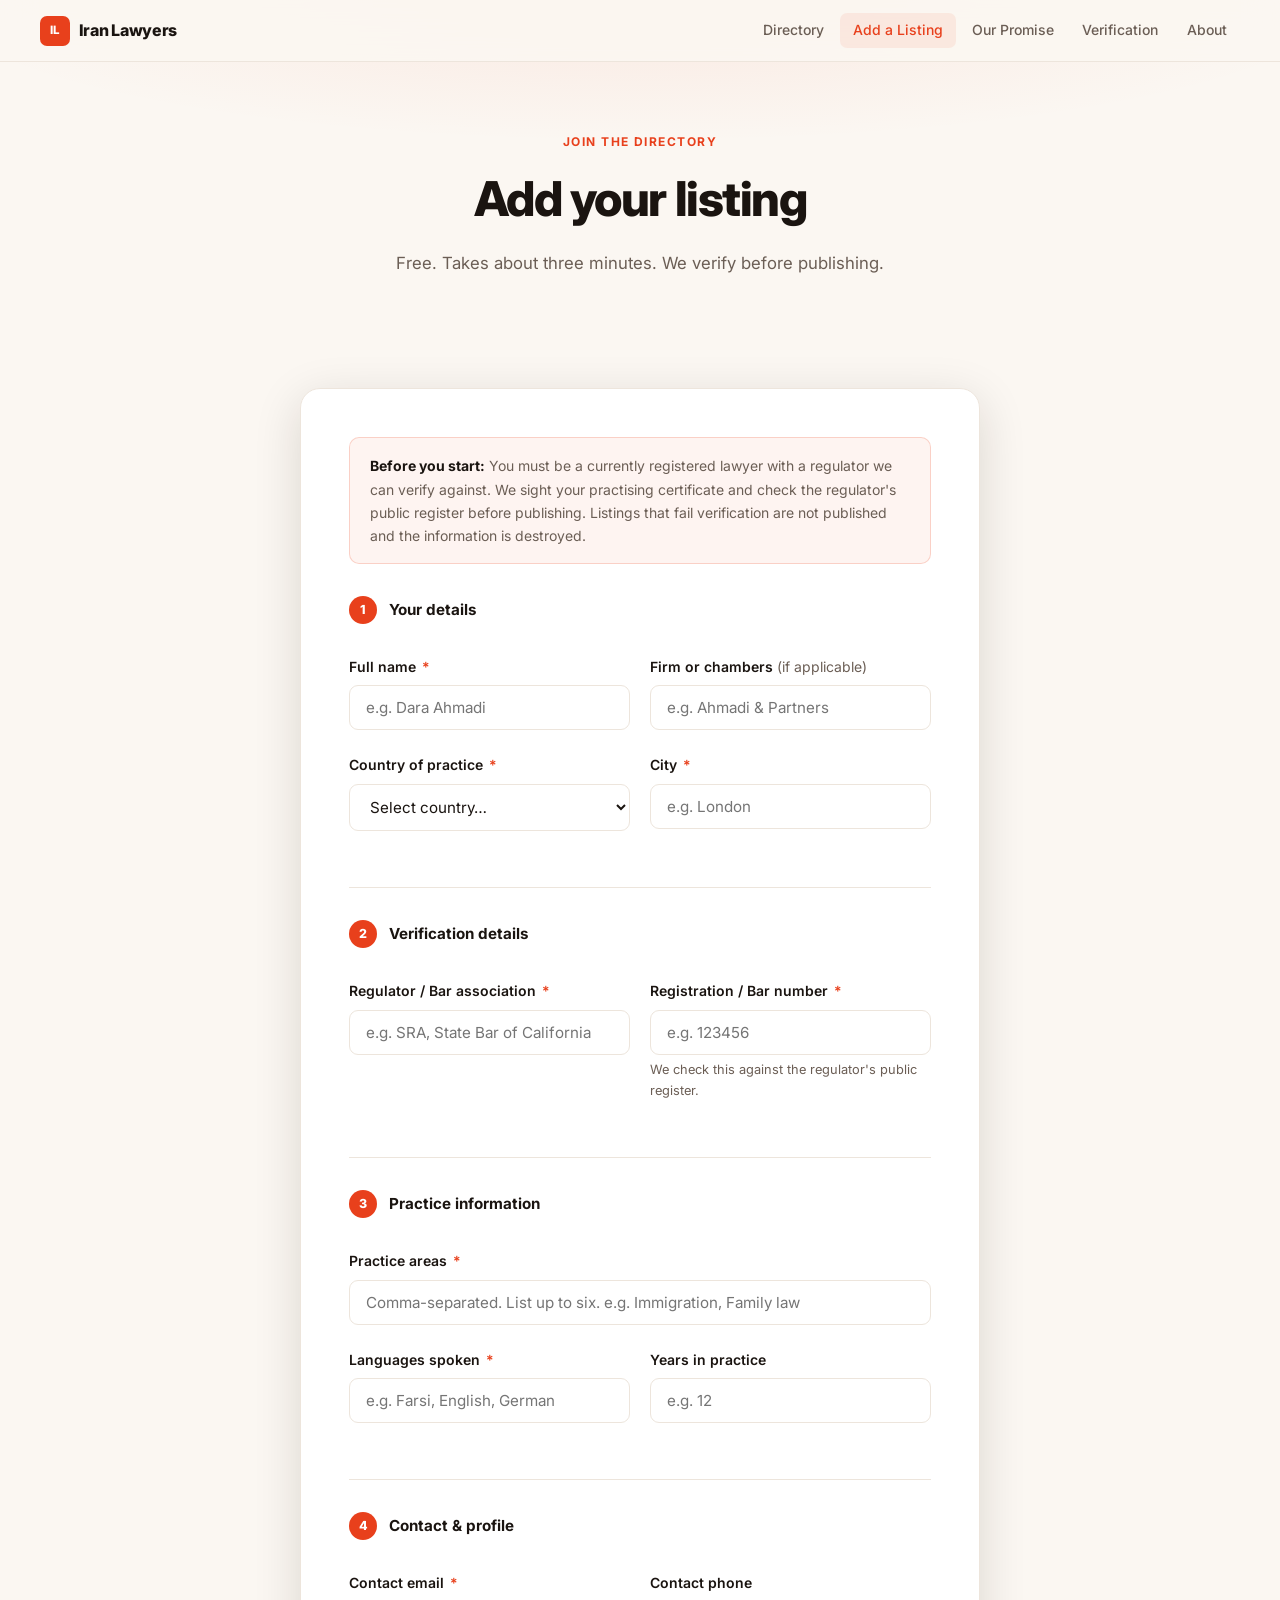
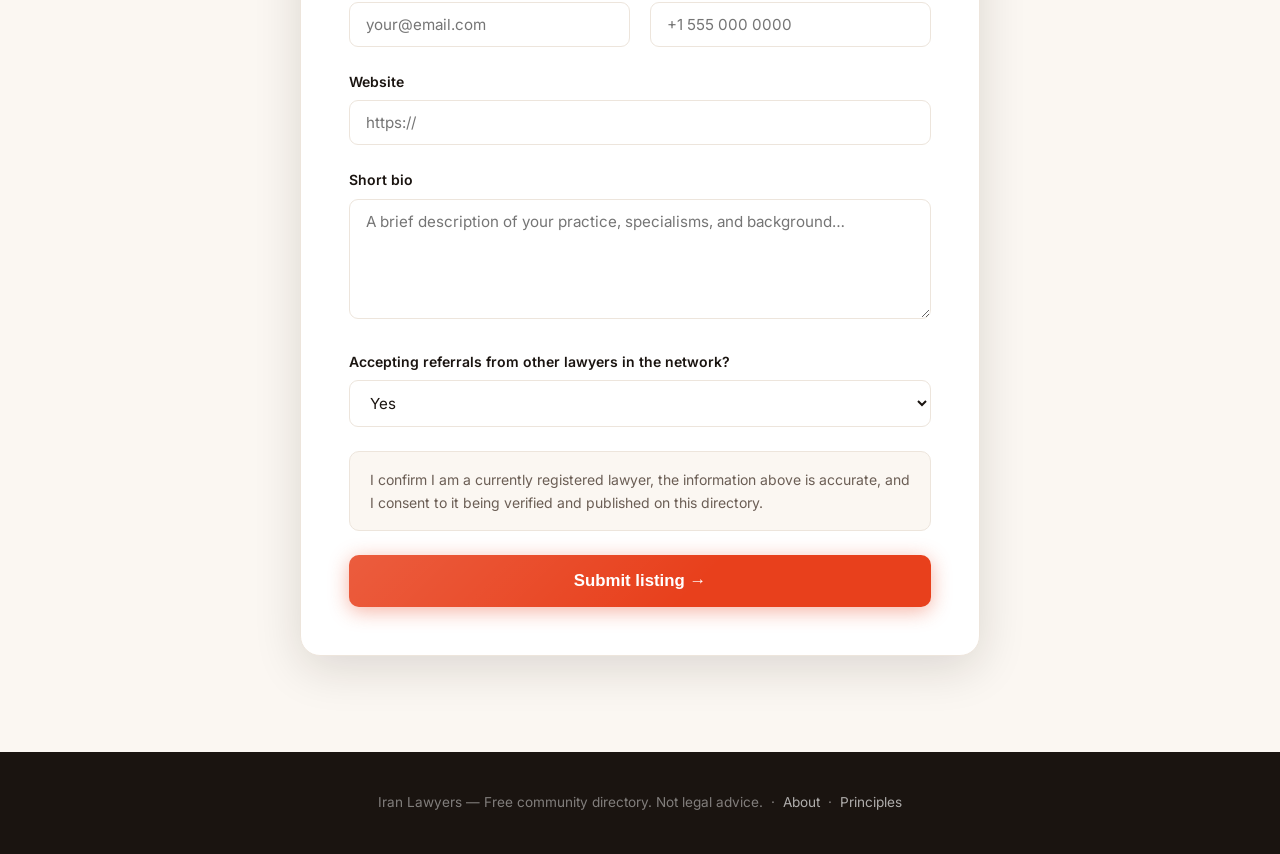
<file: submit.html>
<!DOCTYPE html>
<html lang="en">
<head>
  <meta charset="UTF-8"/>
  <meta name="viewport" content="width=device-width, initial-scale=1.0"/>
  <title>Add Your Listing &mdash; Iran Lawyers</title>
  <meta name="description" content="Add your listing to the Iran Lawyers directory. Free. Takes about three minutes. We verify before publishing."/>
  <link rel="preconnect" href="https://fonts.googleapis.com"/>
  <link href="https://fonts.googleapis.com/css2?family=Inter:wght@400;500;600;700;800&display=swap" rel="stylesheet"/>
  <link rel="stylesheet" href="style.css"/>
  <style>
    .form-card {
      background:#fff;border:1px solid var(--border);border-radius:20px;
      padding:3rem;box-shadow:var(--shadow-lg);
      animation:fade-up .7s .2s ease both;
    }
    .notice-box {
      background:rgba(232,64,28,.06);border:1px solid rgba(232,64,28,.2);
      border-radius:10px;padding:1rem 1.25rem;
      font-size:.875rem;color:var(--muted);margin-bottom:2rem;line-height:1.65;
    }
    .notice-box strong { color:var(--ink); }
    .form-row { display:grid;grid-template-columns:1fr 1fr;gap:1.25rem; }
    @media(max-width:600px){.form-row{grid-template-columns:1fr;}}
    .consent-box {
      background:var(--cream);border:1.5px solid var(--border);border-radius:10px;
      padding:1rem 1.25rem;font-size:.875rem;color:var(--muted);
      margin-bottom:1.5rem;line-height:1.65;
    }
    .form-step {
      display:flex;align-items:center;gap:.75rem;margin-bottom:2rem;
    }
    .step-num {
      width:28px;height:28px;border-radius:50%;background:var(--flame);
      color:#fff;font-size:.78rem;font-weight:800;
      display:flex;align-items:center;justify-content:center;flex-shrink:0;
    }
    .step-label { font-size:.95rem;font-weight:700;color:var(--ink); }
    .divider { border:none;border-top:1px solid var(--border);margin:2rem 0; }
  </style>
</head>
<body>
  <nav id="nav">
    <a class="nav-logo" href="index.html"><span class="logo-icon">IL</span>Iran Lawyers</a>
    <ul>
      <li><a href="directory.html">Directory</a></li>
      <li><a href="submit.html" class="active">Add a Listing</a></li>
      <li><a href="principles.html">Our Promise</a></li>
      <li><a href="verify.html">Verification</a></li>
      <li><a href="about.html">About</a></li>
    </ul>
  </nav>

  <div class="page-header">
    <span class="page-header-label">Join the directory</span>
    <h1>Add your listing</h1>
    <p>Free. Takes about three minutes. We verify before publishing.</p>
  </div>

  <section class="content">
    <div class="container-sm">
      <div class="form-card reveal">
        <div class="notice-box">
          <strong>Before you start:</strong> You must be a currently registered lawyer with a regulator we can verify against.
          We sight your practising certificate and check the regulator's public register before publishing.
          Listings that fail verification are not published and the information is destroyed.
        </div>

        <form id="listingForm" onsubmit="handleSubmit(event)">
          <div class="form-step"><div class="step-num">1</div><div class="step-label">Your details</div></div>

          <div class="form-row">
            <div class="form-group">
              <label>Full name <span class="req">*</span></label>
              <input type="text" name="fullname" required placeholder="e.g. Dara Ahmadi"/>
            </div>
            <div class="form-group">
              <label>Firm or chambers <span style="font-weight:400;color:var(--muted)">(if applicable)</span></label>
              <input type="text" name="firm" placeholder="e.g. Ahmadi &amp; Partners"/>
            </div>
          </div>

          <div class="form-row">
            <div class="form-group">
              <label>Country of practice <span class="req">*</span></label>
              <select name="country" required>
                <option value="">Select country&hellip;</option>
                <option>Australia</option><option>Austria</option><option>Belgium</option>
                <option>Canada</option><option>France</option><option>Germany</option>
                <option>Iran</option><option>Italy</option><option>Netherlands</option>
                <option>Norway</option><option>Sweden</option><option>Switzerland</option>
                <option>Turkey</option><option>United Arab Emirates</option>
                <option>United Kingdom</option><option>United States</option><option>Other</option>
              </select>
            </div>
            <div class="form-group">
              <label>City <span class="req">*</span></label>
              <input type="text" name="city" required placeholder="e.g. London"/>
            </div>
          </div>

          <hr class="divider"/>
          <div class="form-step"><div class="step-num">2</div><div class="step-label">Verification details</div></div>

          <div class="form-row">
            <div class="form-group">
              <label>Regulator / Bar association <span class="req">*</span></label>
              <input type="text" name="regulator" required placeholder="e.g. SRA, State Bar of California"/>
            </div>
            <div class="form-group">
              <label>Registration / Bar number <span class="req">*</span></label>
              <input type="text" name="barnumber" required placeholder="e.g. 123456"/>
              <div class="hint">We check this against the regulator's public register.</div>
            </div>
          </div>

          <hr class="divider"/>
          <div class="form-step"><div class="step-num">3</div><div class="step-label">Practice information</div></div>

          <div class="form-group">
            <label>Practice areas <span class="req">*</span></label>
            <input type="text" name="areas" required placeholder="Comma-separated. List up to six. e.g. Immigration, Family law"/>
          </div>

          <div class="form-row">
            <div class="form-group">
              <label>Languages spoken <span class="req">*</span></label>
              <input type="text" name="languages" required placeholder="e.g. Farsi, English, German"/>
            </div>
            <div class="form-group">
              <label>Years in practice</label>
              <input type="number" name="years" min="0" max="70" placeholder="e.g. 12"/>
            </div>
          </div>

          <hr class="divider"/>
          <div class="form-step"><div class="step-num">4</div><div class="step-label">Contact &amp; profile</div></div>

          <div class="form-row">
            <div class="form-group">
              <label>Contact email <span class="req">*</span></label>
              <input type="email" name="email" required placeholder="your@email.com"/>
            </div>
            <div class="form-group">
              <label>Contact phone</label>
              <input type="tel" name="phone" placeholder="+1 555 000 0000"/>
            </div>
          </div>

          <div class="form-group">
            <label>Website</label>
            <input type="url" name="website" placeholder="https://"/>
          </div>

          <div class="form-group">
            <label>Short bio</label>
            <textarea name="bio" placeholder="A brief description of your practice, specialisms, and background&hellip;"></textarea>
          </div>

          <div class="form-group">
            <label>Accepting referrals from other lawyers in the network?</label>
            <select name="referrals">
              <option value="yes">Yes</option>
              <option value="no">No</option>
            </select>
          </div>

          <div class="consent-box">
            I confirm I am a currently registered lawyer, the information above is accurate, and I consent to it being verified and published on this directory.
          </div>

          <button type="submit" class="btn-primary" style="width:100%;justify-content:center;font-size:1.05rem;padding:1rem 2rem;">
            Submit listing &rarr;
          </button>
        </form>

        <div id="success" style="display:none;text-align:center;padding:3rem 1rem;">
          <div style="font-size:3rem;margin-bottom:1rem;">&#x2705;</div>
          <h2 style="font-weight:800;margin-bottom:.75rem;">Listing received!</h2>
          <p style="color:var(--muted);">We'll review your submission and be in touch within a few business days to complete verification.</p>
        </div>
      </div>
    </div>
  </section>

  <footer>Iran Lawyers &mdash; Free community directory. Not legal advice. &nbsp;&middot;&nbsp; <a href="about.html">About</a> &nbsp;&middot;&nbsp; <a href="principles.html">Principles</a></footer>

  <script src="main.js"></script>
  <script>
    function handleSubmit(e) {
      e.preventDefault();
      document.getElementById('listingForm').style.display = 'none';
      document.getElementById('success').style.display = 'block';
    }
  </script>
</body>
</html>
</file>
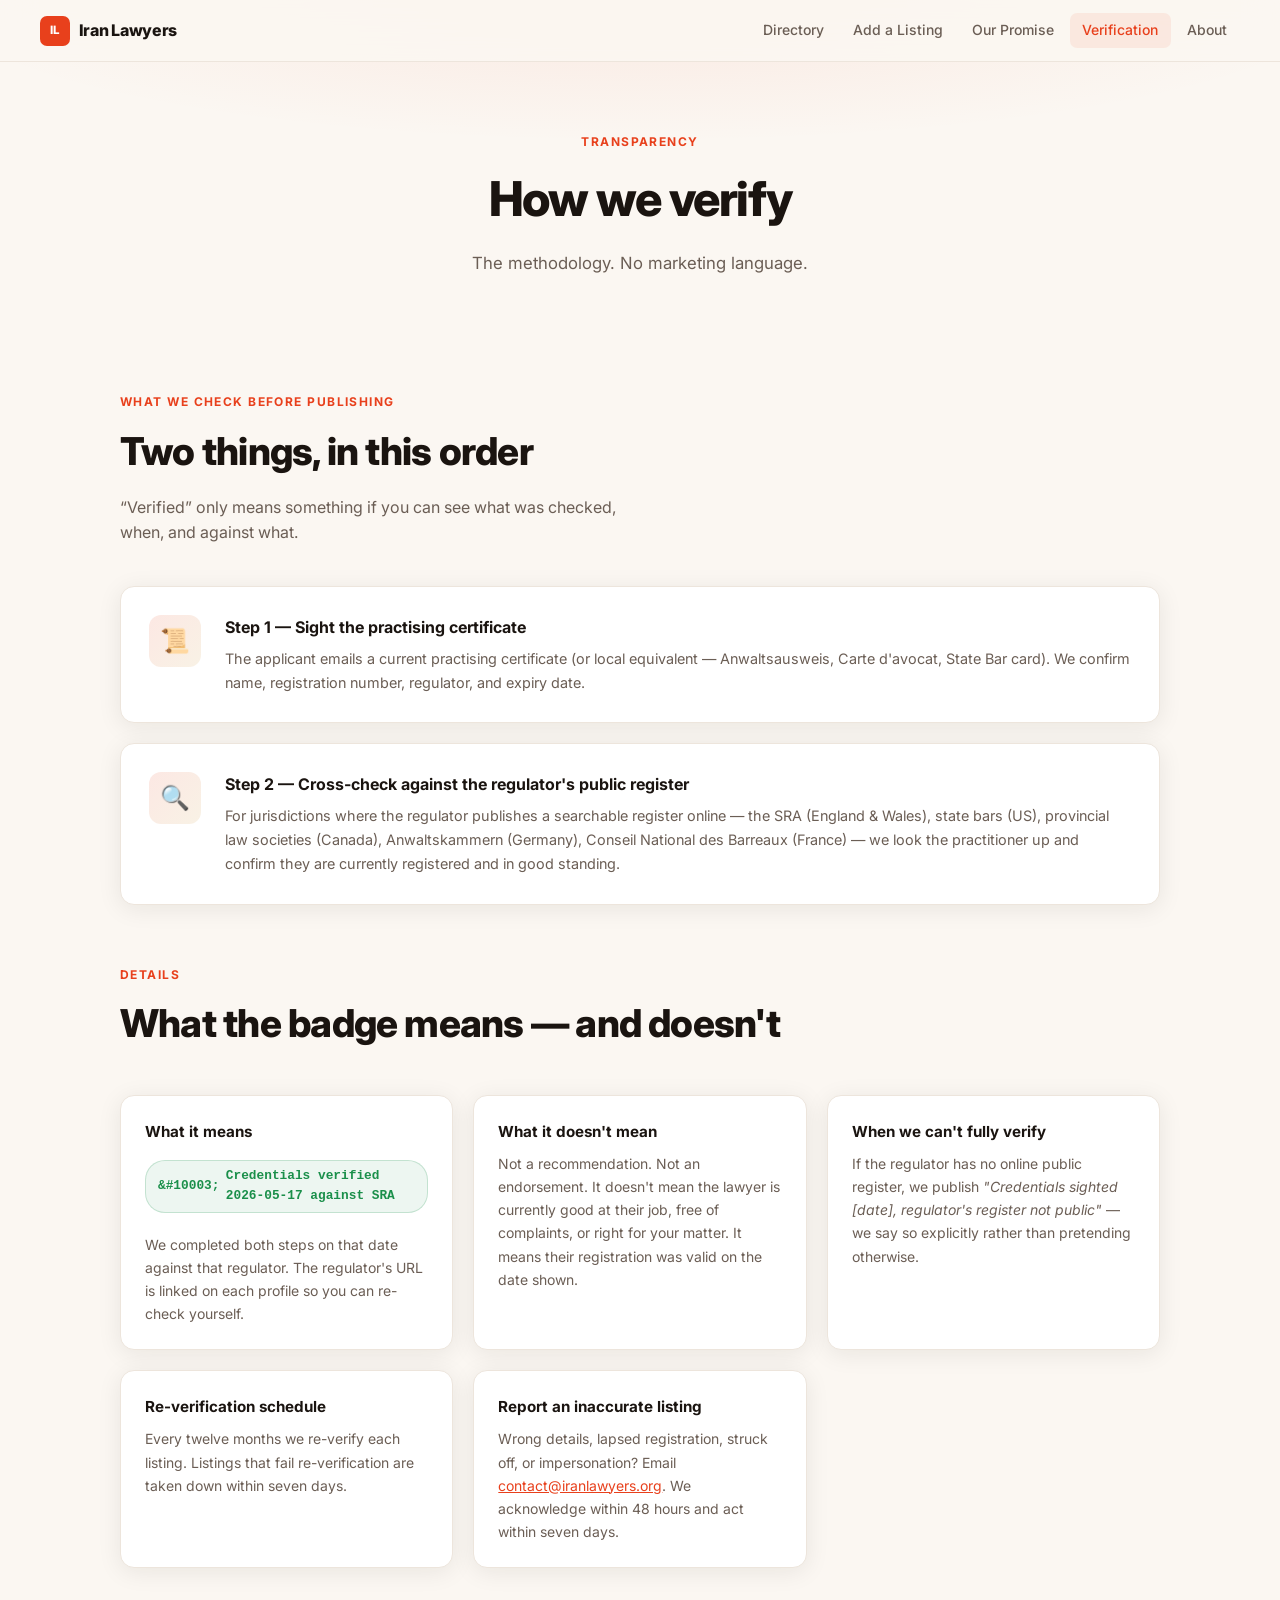
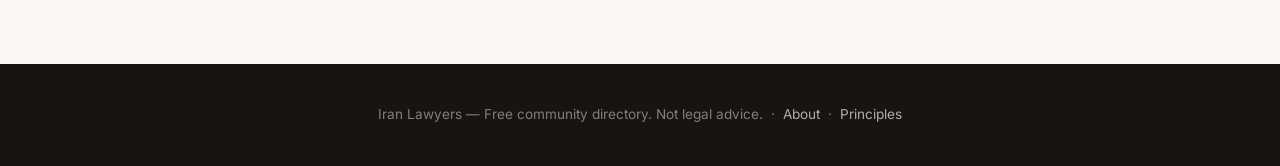
<file: verify.html>
<!DOCTYPE html>
<html lang="en">
<head>
  <meta charset="UTF-8"/>
  <meta name="viewport" content="width=device-width, initial-scale=1.0"/>
  <title>Verification &mdash; Iran Lawyers</title>
  <meta name="description" content="How we verify Iranian lawyers. The methodology, no marketing language."/>
  <link rel="preconnect" href="https://fonts.googleapis.com"/>
  <link href="https://fonts.googleapis.com/css2?family=Inter:wght@400;500;600;700;800&display=swap" rel="stylesheet"/>
  <link rel="stylesheet" href="style.css"/>
  <style>
    .verify-steps { display:flex;flex-direction:column;gap:1.25rem;margin:2.5rem 0; }
    .verify-step {
      display:flex;gap:1.5rem;align-items:flex-start;background:#fff;
      border:1px solid var(--border);border-radius:var(--radius);padding:1.75rem;
      box-shadow:var(--shadow);transition:transform .25s,box-shadow .25s;
    }
    .verify-step:hover { transform:translateX(4px);box-shadow:var(--shadow-lg); }
    .step-icon { width:52px;height:52px;border-radius:12px;flex-shrink:0;background:linear-gradient(135deg,rgba(232,64,28,.12),rgba(201,147,42,.12));display:flex;align-items:center;justify-content:center;font-size:1.5rem; }
    .verify-step h3 { font-size:1rem;font-weight:700;color:var(--ink);margin-bottom:.4rem; }
    .verify-step p { font-size:.9rem;color:var(--muted);line-height:1.65; }
    .info-grid { display:grid;grid-template-columns:repeat(auto-fit,minmax(260px,1fr));gap:1.25rem;margin-top:2.5rem; }
    .info-box { background:#fff;border:1px solid var(--border);border-radius:var(--radius);padding:1.5rem;box-shadow:var(--shadow); }
    .info-box h3 { font-size:.95rem;font-weight:700;color:var(--ink);margin-bottom:.5rem; }
    .info-box p { font-size:.875rem;color:var(--muted);line-height:1.65; }
    .badge-demo { display:inline-flex;align-items:center;gap:.4rem;font-size:.8rem;font-weight:600;color:#1a8f4a;background:rgba(26,143,74,.08);padding:.3rem .75rem;border-radius:20px;border:1px solid rgba(26,143,74,.2);margin:.5rem 0;font-family:monospace; }
    .badge-demo::before { content:'&#10003;';font-weight:800; }
  </style>
</head>
<body>
  <nav id="nav">
    <a class="nav-logo" href="index.html"><span class="logo-icon">IL</span>Iran Lawyers</a>
    <ul>
      <li><a href="directory.html">Directory</a></li>
      <li><a href="submit.html">Add a Listing</a></li>
      <li><a href="principles.html">Our Promise</a></li>
      <li><a href="verify.html" class="active">Verification</a></li>
      <li><a href="about.html">About</a></li>
    </ul>
  </nav>

  <div class="page-header">
    <span class="page-header-label">Transparency</span>
    <h1>How we verify</h1>
    <p>The methodology. No marketing language.</p>
  </div>

  <section class="content">
    <div class="container">
      <div class="reveal" style="margin-bottom:2rem;">
        <span class="section-label">What we check before publishing</span>
        <h2 class="section-title">Two things, in this order</h2>
        <p class="section-sub">&ldquo;Verified&rdquo; only means something if you can see what was checked, when, and against what.</p>
      </div>

      <div class="verify-steps reveal">
        <div class="verify-step">
          <div class="step-icon">&#x1F4DC;</div>
          <div>
            <h3>Step 1 &mdash; Sight the practising certificate</h3>
            <p>The applicant emails a current practising certificate (or local equivalent &mdash; Anwaltsausweis, Carte d'avocat, State Bar card). We confirm name, registration number, regulator, and expiry date.</p>
          </div>
        </div>
        <div class="verify-step">
          <div class="step-icon">&#x1F50D;</div>
          <div>
            <h3>Step 2 &mdash; Cross-check against the regulator's public register</h3>
            <p>For jurisdictions where the regulator publishes a searchable register online &mdash; the SRA (England &amp; Wales), state bars (US), provincial law societies (Canada), Anwaltskammern (Germany), Conseil National des Barreaux (France) &mdash; we look the practitioner up and confirm they are currently registered and in good standing.</p>
          </div>
        </div>
      </div>

      <div class="reveal" style="margin-top:3.5rem;margin-bottom:1rem;">
        <span class="section-label">Details</span>
        <h2 class="section-title">What the badge means &mdash; and doesn't</h2>
      </div>

      <div class="info-grid reveal">
        <div class="info-box">
          <h3>What it means</h3>
          <div class="badge-demo">Credentials verified 2026-05-17 against SRA</div>
          <p style="margin-top:.75rem;">We completed both steps on that date against that regulator. The regulator's URL is linked on each profile so you can re-check yourself.</p>
        </div>
        <div class="info-box">
          <h3>What it doesn't mean</h3>
          <p>Not a recommendation. Not an endorsement. It doesn't mean the lawyer is currently good at their job, free of complaints, or right for your matter. It means their registration was valid on the date shown.</p>
        </div>
        <div class="info-box">
          <h3>When we can't fully verify</h3>
          <p>If the regulator has no online public register, we publish <em>"Credentials sighted [date], regulator's register not public"</em> &mdash; we say so explicitly rather than pretending otherwise.</p>
        </div>
        <div class="info-box">
          <h3>Re-verification schedule</h3>
          <p>Every twelve months we re-verify each listing. Listings that fail re-verification are taken down within seven days.</p>
        </div>
        <div class="info-box">
          <h3>Report an inaccurate listing</h3>
          <p>Wrong details, lapsed registration, struck off, or impersonation? Email <a href="mailto:contact@iranlawyers.org" style="color:var(--flame);">contact@iranlawyers.org</a>. We acknowledge within 48 hours and act within seven days.</p>
        </div>
      </div>
    </div>
  </section>

  <footer>Iran Lawyers &mdash; Free community directory. Not legal advice. &nbsp;&middot;&nbsp; <a href="about.html">About</a> &nbsp;&middot;&nbsp; <a href="principles.html">Principles</a></footer>
  <script src="main.js"></script>
</body>
</html>
</file>
<file: style.css>
/* ── IRAN LAWYERS — SHARED DESIGN SYSTEM ── */
*, *::before, *::after { box-sizing: border-box; margin: 0; padding: 0; }

:root {
  --flame:    #E8401C;
  --flame-dk: #C0330F;
  --gold:     #C9932A;
  --cream:    #FBF7F2;
  --ink:      #1A1410;
  --muted:    #6B5E55;
  --card-bg:  #FFFFFF;
  --border:   #EDE5DC;
  --shadow:   0 4px 24px rgba(26,20,16,.08);
  --shadow-lg:0 12px 48px rgba(26,20,16,.14);
  --radius:   14px;
}
html { scroll-behavior: smooth; }
body {
  font-family: 'Inter', system-ui, -apple-system, sans-serif;
  background: var(--cream); color: var(--ink); line-height: 1.6; overflow-x: hidden;
}

/* NAV */
nav {
  position: fixed; top: 0; left: 0; right: 0; z-index: 200;
  display: flex; align-items: center; justify-content: space-between;
  padding: 0 2.5rem; height: 62px;
  background: rgba(251,247,242,.88);
  backdrop-filter: blur(16px); -webkit-backdrop-filter: blur(16px);
  border-bottom: 1px solid var(--border); transition: box-shadow .3s;
}
nav.scrolled { box-shadow: var(--shadow); }
.nav-logo {
  display: flex; align-items: center; gap: .55rem;
  font-weight: 800; font-size: 1rem; color: var(--ink);
  text-decoration: none; letter-spacing: -.02em;
}
.nav-logo .logo-icon {
  width: 30px; height: 30px; border-radius: 7px; background: var(--flame);
  display: flex; align-items: center; justify-content: center;
  color: #fff; font-size: .72rem; font-weight: 800;
  animation: pulse-logo 3s ease-in-out infinite;
}
@keyframes pulse-logo {
  0%,100% { box-shadow: 0 2px 8px rgba(232,64,28,.4); }
  50%      { box-shadow: 0 4px 22px rgba(232,64,28,.75); }
}
nav ul { display: flex; gap: .2rem; list-style: none; }
nav ul a {
  display: block; padding: .4rem .8rem; font-size: .875rem; font-weight: 500;
  color: var(--muted); text-decoration: none; border-radius: 7px;
  transition: color .2s, background .2s;
}
nav ul a:hover, nav ul a.active { color: var(--flame); background: rgba(232,64,28,.08); }

/* PAGE HEADER */
.page-header { padding: 8rem 2rem 4rem; text-align: center; position: relative; overflow: hidden; }
.page-header::before {
  content: ''; position: absolute; top: 0; left: 0; right: 0; bottom: 0;
  background: radial-gradient(ellipse 80% 60% at 50% 0%, rgba(232,64,28,.08) 0%, transparent 70%);
  pointer-events: none;
}
.page-header-label {
  display: inline-block; font-size: .75rem; font-weight: 700;
  letter-spacing: .12em; text-transform: uppercase; color: var(--flame); margin-bottom: .6rem;
  animation: fade-down .7s ease both;
}
.page-header h1 {
  font-size: clamp(2rem, 4vw, 3rem); font-weight: 800; letter-spacing: -.03em; color: var(--ink);
  animation: fade-down .7s .1s ease both;
}
.page-header p { margin-top: .75rem; color: var(--muted); font-size: 1.05rem; animation: fade-down .7s .2s ease both; }

/* SECTIONS */
section.content { padding: 3rem 2rem 6rem; }
.container { max-width: 1040px; margin: 0 auto; }
.container-sm { max-width: 680px; margin: 0 auto; }
.section-label { display:inline-block;font-size:.75rem;font-weight:700;letter-spacing:.12em;text-transform:uppercase;color:var(--flame);margin-bottom:.6rem; }
.section-title { font-size:clamp(1.6rem,3vw,2.4rem);font-weight:800;letter-spacing:-.02em;margin-bottom:.75rem; }
.section-sub { color:var(--muted);font-size:1rem;max-width:500px; }

/* REVEAL */
.reveal { opacity: 0; transform: translateY(28px); transition: opacity .65s ease, transform .65s ease; }
.reveal.visible { opacity: 1; transform: translateY(0); }

/* BUTTONS */
.btn-primary {
  display: inline-flex; align-items: center; gap: .5rem;
  background: var(--flame); color: #fff; padding: .85rem 2rem; border-radius: 10px;
  font-weight: 700; font-size: 1rem; text-decoration: none; border: none; cursor: pointer;
  box-shadow: 0 4px 20px rgba(232,64,28,.4);
  transition: transform .2s, box-shadow .2s, background .2s; position: relative; overflow: hidden;
}
.btn-primary::after { content:'';position:absolute;inset:0;background:linear-gradient(135deg,rgba(255,255,255,.15) 0%,transparent 60%); }
.btn-primary:hover { transform:translateY(-2px);box-shadow:0 8px 32px rgba(232,64,28,.55);background:var(--flame-dk); }
.btn-outline {
  display: inline-flex; align-items: center; gap: .5rem; border: 2px solid var(--flame);
  color: var(--flame); padding: .83rem 2rem; border-radius: 10px;
  font-weight: 700; font-size: 1rem; text-decoration: none; cursor: pointer; background: transparent;
  transition: transform .2s, background .2s, color .2s;
}
.btn-outline:hover { transform:translateY(-2px);background:var(--flame);color:#fff; }

/* CARDS */
.card {
  background: var(--card-bg); border: 1px solid var(--border); border-radius: var(--radius);
  padding: 2rem; box-shadow: var(--shadow); transition: transform .3s, box-shadow .3s;
  position: relative; overflow: hidden;
}
.card::before {
  content:'';position:absolute;top:0;left:0;right:0;height:3px;
  background:linear-gradient(90deg,var(--flame),var(--gold));
  transform:scaleX(0);transform-origin:left;transition:transform .4s ease;
}
.card:hover { transform:translateY(-5px);box-shadow:var(--shadow-lg); }
.card:hover::before { transform:scaleX(1); }
.card-icon { width:46px;height:46px;border-radius:11px;background:linear-gradient(135deg,rgba(232,64,28,.12),rgba(201,147,42,.12));display:flex;align-items:center;justify-content:center;margin-bottom:1.25rem;font-size:1.4rem; }
.card h3 { font-size:1.05rem;font-weight:700;margin-bottom:.5rem; }
.card p { font-size:.9rem;color:var(--muted);line-height:1.65; }

/* FOOTER */
footer { background:var(--ink);color:rgba(255,255,255,.45);padding:2.5rem 2rem;text-align:center;font-size:.85rem; }
footer a { color:rgba(255,255,255,.65);text-decoration:none;transition:color .2s; }
footer a:hover { color:var(--flame); }

/* FORMS */
.form-group { margin-bottom:1.5rem; }
.form-group label { display:block;font-size:.875rem;font-weight:600;color:var(--ink);margin-bottom:.45rem; }
.form-group label .req { color:var(--flame);margin-left:2px; }
.form-group input, .form-group select, .form-group textarea {
  width:100%;padding:.75rem 1rem;background:#fff;border:1.5px solid var(--border);
  border-radius:9px;font-size:.95rem;color:var(--ink);font-family:inherit;
  transition:border-color .2s,box-shadow .2s;outline:none;
}
.form-group input:focus,.form-group select:focus,.form-group textarea:focus {
  border-color:var(--flame);box-shadow:0 0 0 3px rgba(232,64,28,.12);
}
.form-group textarea { min-height:120px;resize:vertical; }
.form-group .hint { font-size:.8rem;color:var(--muted);margin-top:.35rem; }

/* KEYFRAMES */
@keyframes fade-down { from{opacity:0;transform:translateY(-16px)} to{opacity:1;transform:translateY(0)} }
@keyframes fade-up   { from{opacity:0;transform:translateY(22px)}  to{opacity:1;transform:translateY(0)} }
@keyframes drift     { from{transform:translate(0,0) scale(1)} to{transform:translate(60px,40px) scale(1.1)} }
@keyframes float-up  { 0%{opacity:0;transform:translateY(0) scale(0)} 10%{opacity:.5} 90%{opacity:.15} 100%{opacity:0;transform:translateY(-110vh) scale(1.5)} }
@keyframes blink     { 0%,100%{opacity:1} 50%{opacity:.2} }
@keyframes bounce-arrow { 0%,100%{transform:rotate(45deg) translateY(0)} 50%{transform:rotate(45deg) translateY(6px)} }

@media (max-width:640px) {
  nav ul { display:none; }
  .page-header { padding:7rem 1.5rem 3rem; }
}
</file>
